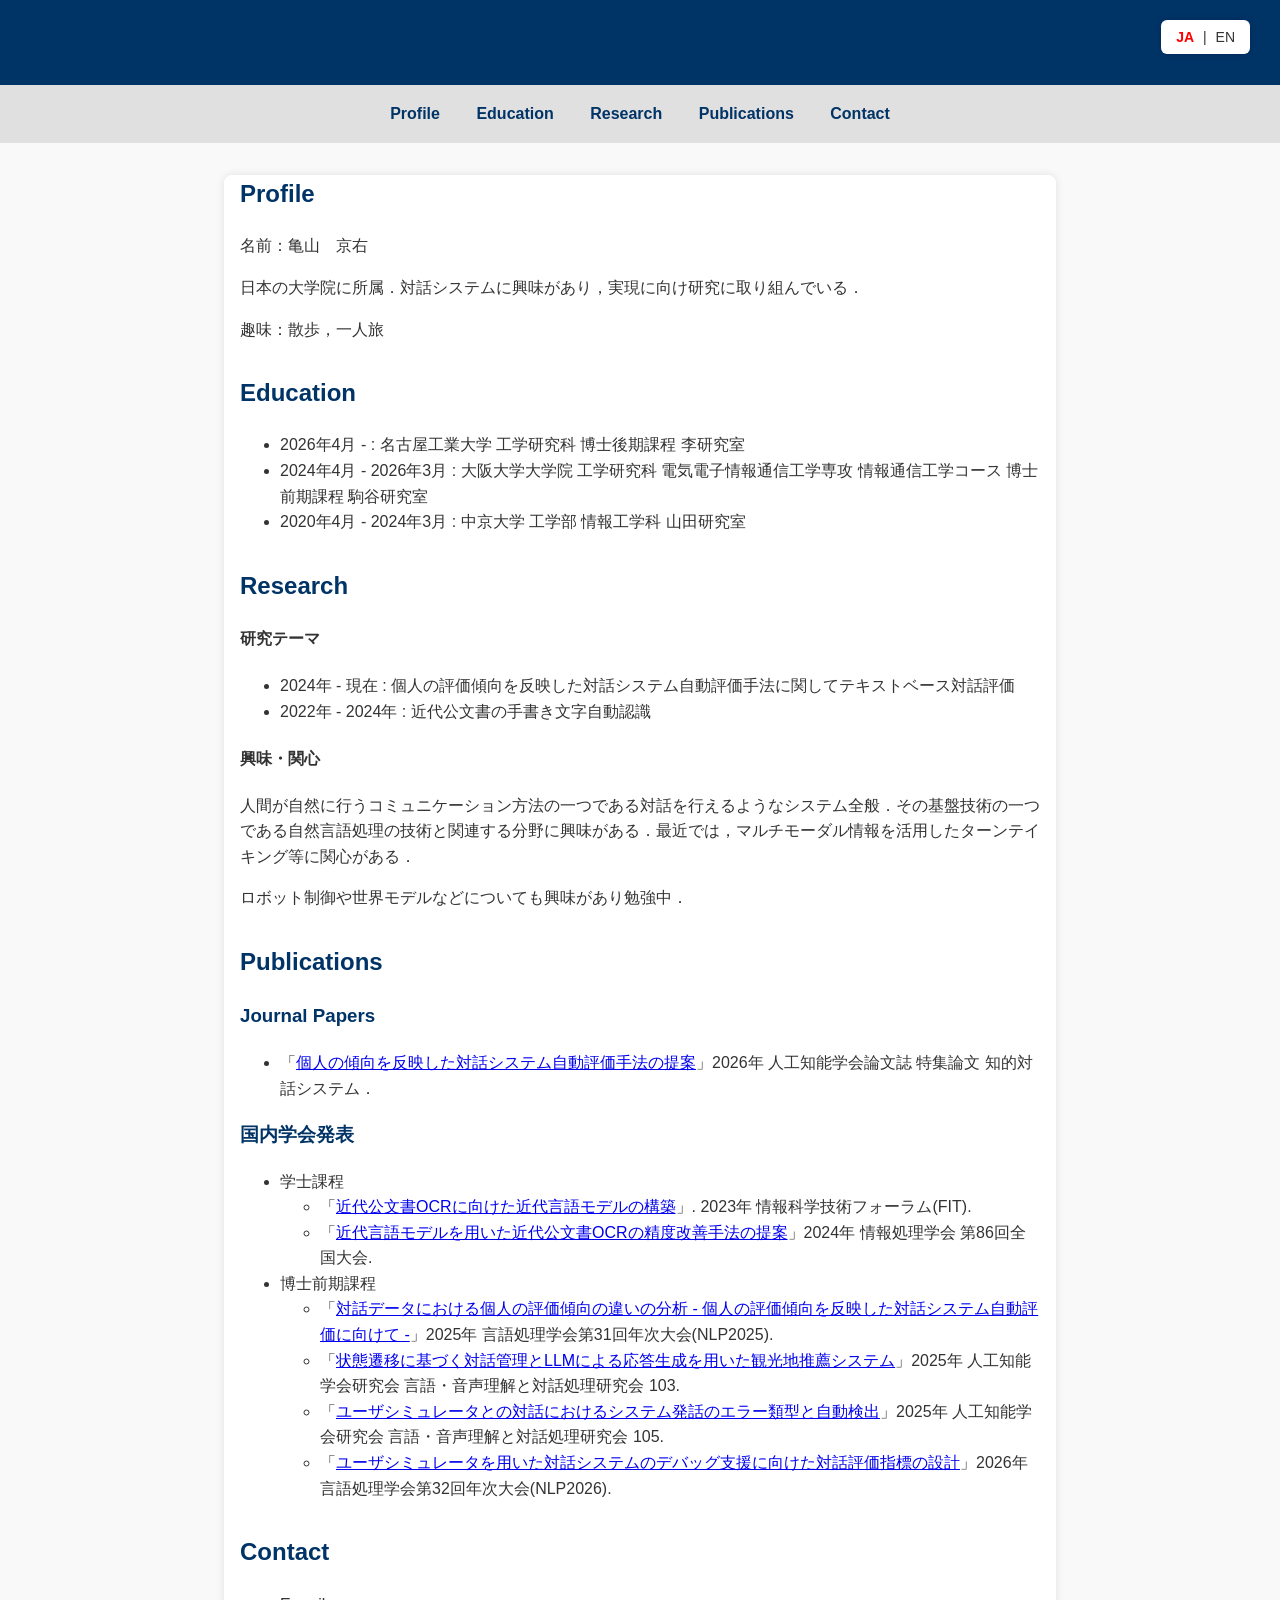
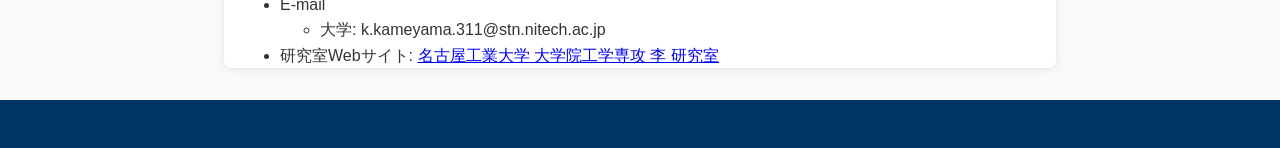
<file: index.html>
<!DOCTYPE html>
<html lang="ja">
<head>
    <meta charset="UTF-8">
    <meta name="viewport" content="width=device-width, initial-scale=1.0">
    <title>My Page | Keisuke Kameyama</title>
    <link rel="stylesheet" href="style.css">
</head>
<body>
    <div class="lang-switch">
        <a href="index.html" class="active">JA</a> |
        <a href="index_en.html">EN</a>
    </div>
    
    <header>
        <h1 style="color: white;"></h1>
    </header>
    <nav>
        <ul>
            <li><a href="#profile">Profile</a></li>
            <li><a href="#education">Education</a></li>
            <li><a href="#research">Research</a></li>
            <li><a href="#publications">Publications</a></li>
            <li><a href="#contact">Contact</a></li>
        </ul>
    </nav>

    <main>
        <section id="profile">
            <h2>Profile</h2>
            名前：亀山　京右
            <p>
                日本の大学院に所属．対話システムに興味があり，実現に向け研究に取り組んでいる．
            </p>
            <p>
                趣味：散歩，一人旅
            </p>
        </section>

        <section id="education">
            <h2>Education</h2>
            <ul>
                <li>2026年4月 - : 名古屋工業大学 工学研究科 博士後期課程 李研究室</li>
                <li>2024年4月 - 2026年3月 : 大阪大学大学院 工学研究科 電気電子情報通信工学専攻 情報通信工学コース 博士前期課程 駒谷研究室</li>
                <li>2020年4月 - 2024年3月 : 中京大学 工学部 情報工学科 山田研究室</li>
            </ul>
        </section>

        <section id="research">
            <h2>Research</h2>
            <h4>研究テーマ</h4>
            <ul>
                <li>2024年 - 現在 : 個人の評価傾向を反映した対話システム自動評価手法に関してテキストベース対話評価</li>
                <li>2022年 - 2024年 : 近代公文書の手書き文字自動認識 </li>
            </ul>
            <h4>興味・関心</h4>
            <p>人間が自然に行うコミュニケーション方法の一つである対話を行えるようなシステム全般．その基盤技術の一つである自然言語処理の技術と関連する分野に興味がある．最近では，マルチモーダル情報を活用したターンテイキング等に関心がある．</p>
            <p>ロボット制御や世界モデルなどについても興味があり勉強中．</p>
        </section>

        <section id="publications">
            <h2>Publications</h2>
            <h3>Journal Papers</h3>
            <ul>
                <li>「<a href="https://www.jstage.jst.go.jp/article/tjsai/41/2/41_41-2_IDS26-C/_article">個人の傾向を反映した対話システム自動評価手法の提案</a>」2026年 人工知能学会論文誌 特集論文 知的対話システム．</li>
            </ul>

            <!-- <h3>国際会議発表</h3>
            <ul>
                <li>Yamada, T., et al. (2023). "Multimodal Interaction for Conversational Agents". In Proceedings of ACL 2023.</li>
            </ul> -->

            <h3>国内学会発表</h3>
            <ul>
                <li>学士課程</li>
                <ul>
                    <li>「<a href="https://www.ieice.org/publications/conferences/summary.php?id=FIT0000016328&expandable=2&ConfCd=F&session_num=4r&lecture_number=N-014&year=2023&conf_type=F">近代公文書OCRに向けた近代言語モデルの構築</a>」. 2023年 情報科学技術フォーラム(FIT).</li>
                    <li>「<a href="https://ipsj.ixsq.nii.ac.jp/records/237017">近代言語モデルを用いた近代公文書OCRの精度改善手法の提案</a>」2024年 情報処理学会 第86回全国大会.</li>
                </ul>
                <li>博士前期課程</li>
                <ul>
                    <li>「<a href="https://www.anlp.jp/proceedings/annual_meeting/2025/pdf_dir/D9-5.pdf">対話データにおける個人の評価傾向の違いの分析 - 個人の評価傾向を反映した対話システム自動評価に向けて -</a>」2025年 言語処理学会第31回年次大会(NLP2025).</li>
                    <li>「<a href="https://cir.nii.ac.jp/crid/1523400466021557376">状態遷移に基づく対話管理とLLMによる応答生成を用いた観光地推薦システム</a>」2025年 人工知能学会研究会 言語・音声理解と対話処理研究会 103.</li>
                    <li>「<a href="https://cir.nii.ac.jp/crid/1390024556298567168">ユーザシミュレータとの対話におけるシステム発話のエラー類型と自動検出</a>」2025年 人工知能学会研究会 言語・音声理解と対話処理研究会 105.</li>
                    <li>「<a href="https://www.anlp.jp/proceedings/annual_meeting/2026/pdf_dir/P5-21.pdf">ユーザシミュレータを用いた対話システムのデバッグ支援に向けた対話評価指標の設計</a>」2026年 言語処理学会第32回年次大会(NLP2026).</li>
                </ul>
            </ul>
        </section>

        <section id="contact">
            <h2>Contact</h2>
            <ul>
                <li>E-mail</li>
                <ul>
                    <li>大学: k.kameyama.311@stn.nitech.ac.jp</li>
                </ul>
                <li>研究室Webサイト: <a href="https://www.slp.nitech.ac.jp/" target="_blank">名古屋工業大学 大学院工学専攻 李 研究室</a></li>
            </ul>
        </section>
    </main>
    
    <footer>
        <p></p>
    </footer>
</body>
</html>
</file>
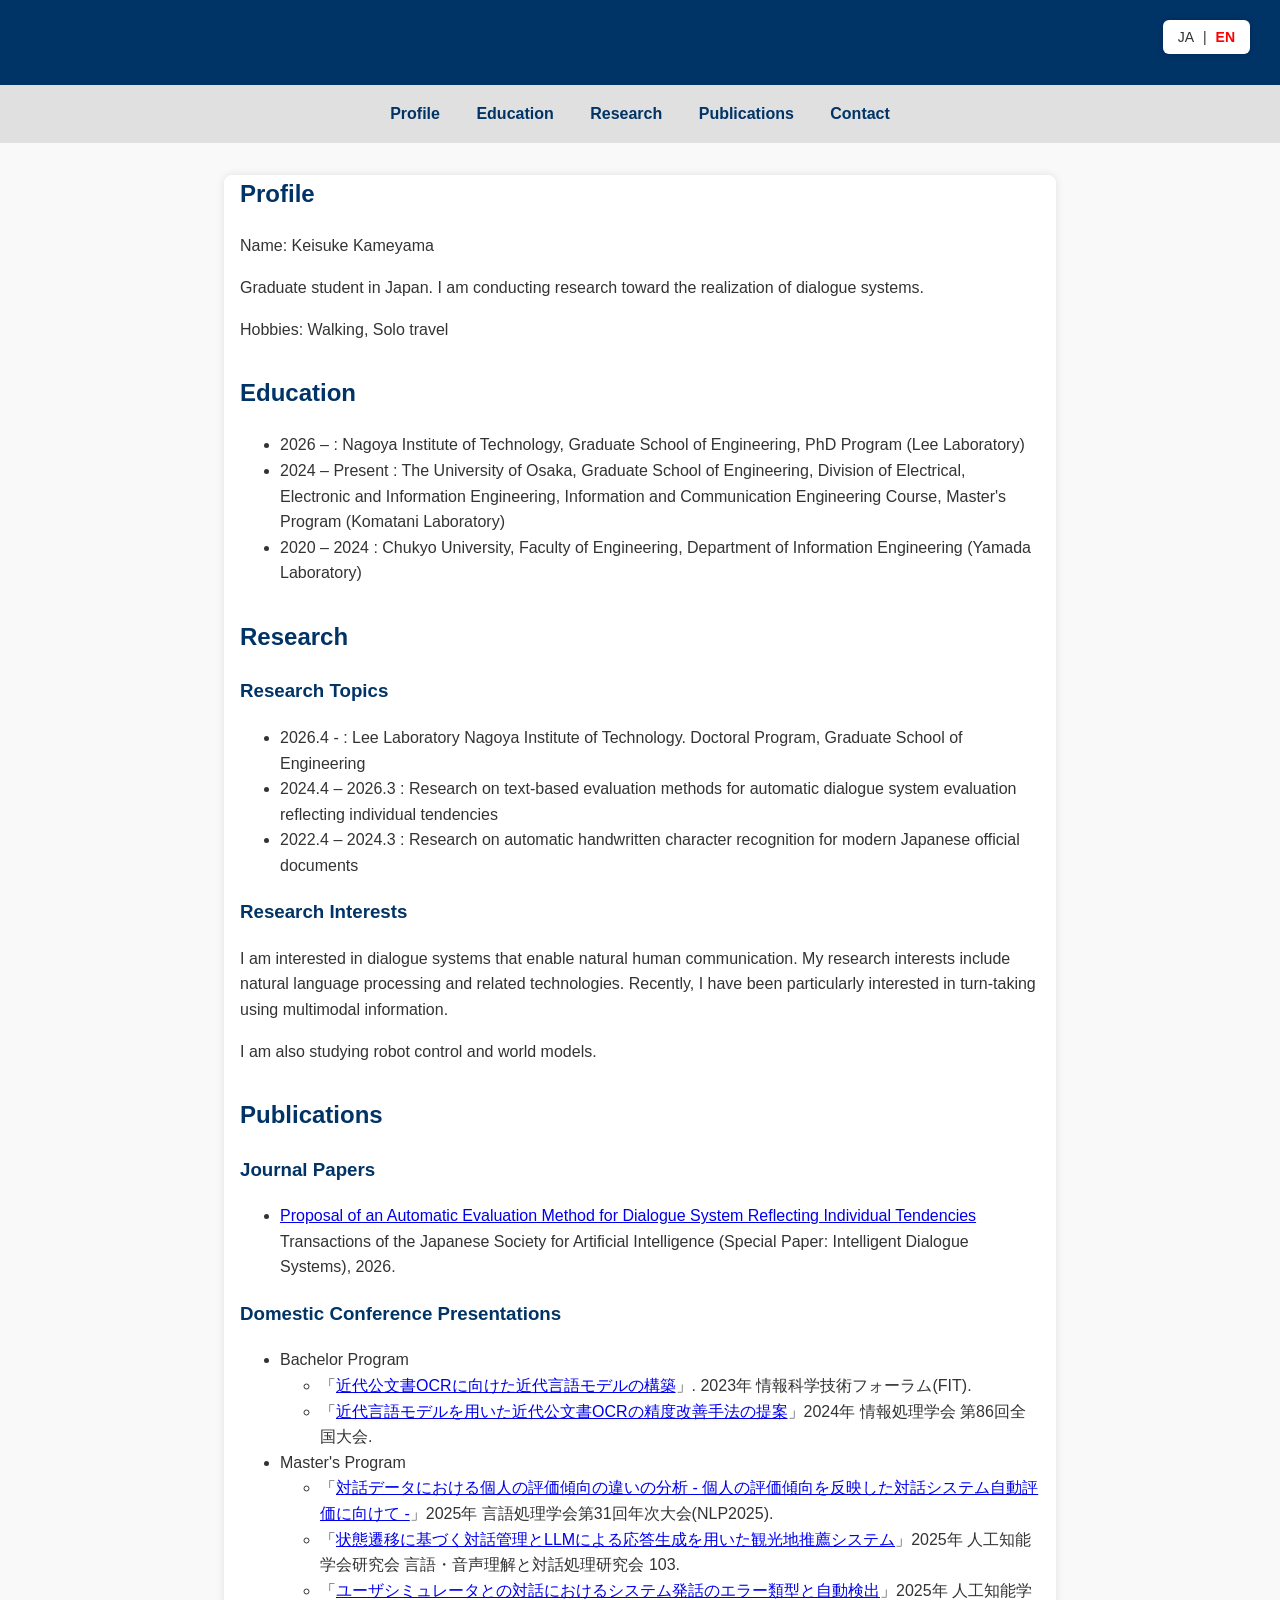
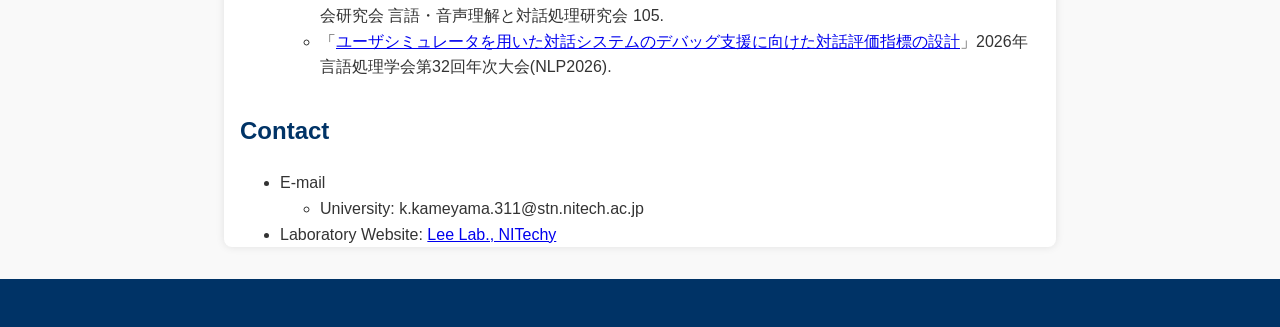
<file: index_en.html>
<!DOCTYPE html>
<html lang="en">
<head>
    <meta charset="UTF-8">
    <meta name="viewport" content="width=device-width, initial-scale=1.0">
    <title>My Page | Keisuke Kameyama</title>
    <link rel="stylesheet" href="style.css">
</head>

<body>
    <div class="lang-switch">
        <a href="index.html">JA</a> |
        <a href="index_en.html" class="active">EN</a>
    </div>

    <header>
        <h1 style="color: white;"></h1>
    </header>

    <nav>
        <ul>
            <li><a href="#profile">Profile</a></li>
            <li><a href="#education">Education</a></li>
            <li><a href="#research">Research</a></li>
            <li><a href="#publications">Publications</a></li>
            <li><a href="#contact">Contact</a></li>
        </ul>
    </nav>

    <main>

        <section id="profile">
            <h2>Profile</h2>
            Name: Keisuke Kameyama
            <p>
            Graduate student in Japan. I am conducting research toward the realization of dialogue systems.
            </p>
            <p>
            Hobbies: Walking, Solo travel
            </p>
        </section>

        <section id="education">
            <h2>Education</h2>
            <ul>
                <li>2026 – : Nagoya Institute of Technology, Graduate School of Engineering, PhD Program (Lee Laboratory)</li>
                <li>2024 – Present : The University of Osaka, Graduate School of Engineering, Division of Electrical, Electronic and Information Engineering, Information and Communication Engineering Course, Master's Program (Komatani Laboratory)</li>
                <li>2020 – 2024 : Chukyo University, Faculty of Engineering, Department of Information Engineering (Yamada Laboratory)</li>
            </ul>
        </section>
        <section id="research">
            <h2>Research</h2>
                <h3>Research Topics</h3>
                    <ul>
                    <li>2026.4 -        : Lee Laboratory Nagoya Institute of Technology. Doctoral Program, Graduate School of Engineering </li>
                    <li>2024.4 – 2026.3 : Research on text-based evaluation methods for automatic dialogue system evaluation reflecting individual tendencies</li>
                    <li>2022.4 – 2024.3 : Research on automatic handwritten character recognition for modern Japanese official documents</li>
                    </ul>

            <h3>Research Interests</h3>
                <p>
                    I am interested in dialogue systems that enable natural human communication.
                    My research interests include natural language processing and related technologies.
                    Recently, I have been particularly interested in turn-taking using multimodal information.
                </p>

                <p>
                I am also studying robot control and world models.
                </p>
        </section>

        <section id="publications">
            <h2>Publications</h2>
                <h3>Journal Papers</h3>
                <ul>
                    <li>
                    <a href="https://www.jstage.jst.go.jp/article/tjsai/41/2/41_41-2_IDS26-C/_article">
                    Proposal of an Automatic Evaluation Method for Dialogue System Reflecting Individual Tendencies
                    </a>
                    Transactions of the Japanese Society for Artificial Intelligence (Special Paper: Intelligent Dialogue Systems), 2026.
                    </li>
                </ul>

            <h3>Domestic Conference Presentations</h3>
                <ul>
                    <li>Bachelor Program</li>
                    <ul>
                        <li>
                        「<a href="https://www.ieice.org/publications/conferences/summary.php?id=FIT0000016328&expandable=2&ConfCd=F&session_num=4r&lecture_number=N-014&year=2023&conf_type=F">近代公文書OCRに向けた近代言語モデルの構築</a>」. 2023年 情報科学技術フォーラム(FIT).</li>
                        <li>「<a href="https://ipsj.ixsq.nii.ac.jp/records/237017">近代言語モデルを用いた近代公文書OCRの精度改善手法の提案</a>」2024年 情報処理学会 第86回全国大会.</li>
                    </ul>
                    <li>Master's Program</li>
                    <ul>
                        <li>「<a href="https://www.anlp.jp/proceedings/annual_meeting/2025/pdf_dir/D9-5.pdf">対話データにおける個人の評価傾向の違いの分析 - 個人の評価傾向を反映した対話システム自動評価に向けて -</a>」2025年 言語処理学会第31回年次大会(NLP2025).</li>
                        <li>「<a href="https://cir.nii.ac.jp/crid/1523400466021557376">状態遷移に基づく対話管理とLLMによる応答生成を用いた観光地推薦システム</a>」2025年 人工知能学会研究会 言語・音声理解と対話処理研究会 103.</li>
                        <li>「<a href="https://cir.nii.ac.jp/crid/1390024556298567168">ユーザシミュレータとの対話におけるシステム発話のエラー類型と自動検出</a>」2025年 人工知能学会研究会 言語・音声理解と対話処理研究会 105.</li>
                        <li>「<a href="https://www.anlp.jp/proceedings/annual_meeting/2026/pdf_dir/P5-21.pdf">ユーザシミュレータを用いた対話システムのデバッグ支援に向けた対話評価指標の設計</a>」2026年 言語処理学会第32回年次大会(NLP2026).</li>
                    </ul>
                </ul>

        </section>

        <section id="contact">
            <h2>Contact</h2>
            <ul>
                <li>E-mail</li>
                    <ul>
                        <li>University: k.kameyama.311@stn.nitech.ac.jp</li>
                    </ul>

                <li>
                Laboratory Website: <a href="https://www.slp.nitech.ac.jp/en/" target="_blank">Lee Lab., NITechy</li>
            </ul>
        </section>
    </main>

    <footer>
        <p></p>
    </footer>

</body>
</html>
</file>
<file: style.css>
body {
    font-family: 'Helvetica Neue', sans-serif;
    margin: 0;
    padding: 0;
    line-height: 1.6;
    color: #333;
    background-color: #f9f9f9;
}

header {
    background-color: #003366;
    color: white;
    padding: 2rem 1rem;
    text-align: center;
}

nav {
    background-color: #e0e0e0;
    padding: 1rem;
    text-align: center;
}

nav ul {
    list-style: none;
    padding: 0;
    margin: 0;
}

nav ul li {
    display: inline;
    margin: 0 1rem;
}

nav a {
    text-decoration: none;
    color: #003366;
    font-weight: bold;
}

main {
    max-width: 800px;
    margin: 2rem auto;
    padding: 0 1rem;
    background-color: white;
    box-shadow: 0 0 8px rgba(0,0,0,0.1);
    border-radius: 8px;
}

section {
    margin-bottom: 2rem;
}

h1, h2, h3 {
    color: #003366;
}

footer {
    text-align: center;
    padding: 1rem;
    background-color: #003366;
    color: white;
}

.lang-switch{
    position: fixed;
    top: 20px;
    right: 30px;
    font-size: 14px;
    z-index: 1000;

    background-color: white;
    padding: 6px 10px;
    border-radius: 6px;
    box-shadow: 0 0 6px rgba(0,0,0,0.15);
}

.lang-switch a{
    text-decoration: none;
    margin: 0 5px;
    color: #333;
}

.lang-switch a.active{
    color: red;
    font-weight: bold;
}

.lang-switch a:hover{
    text-decoration: underline;
}
</file>
